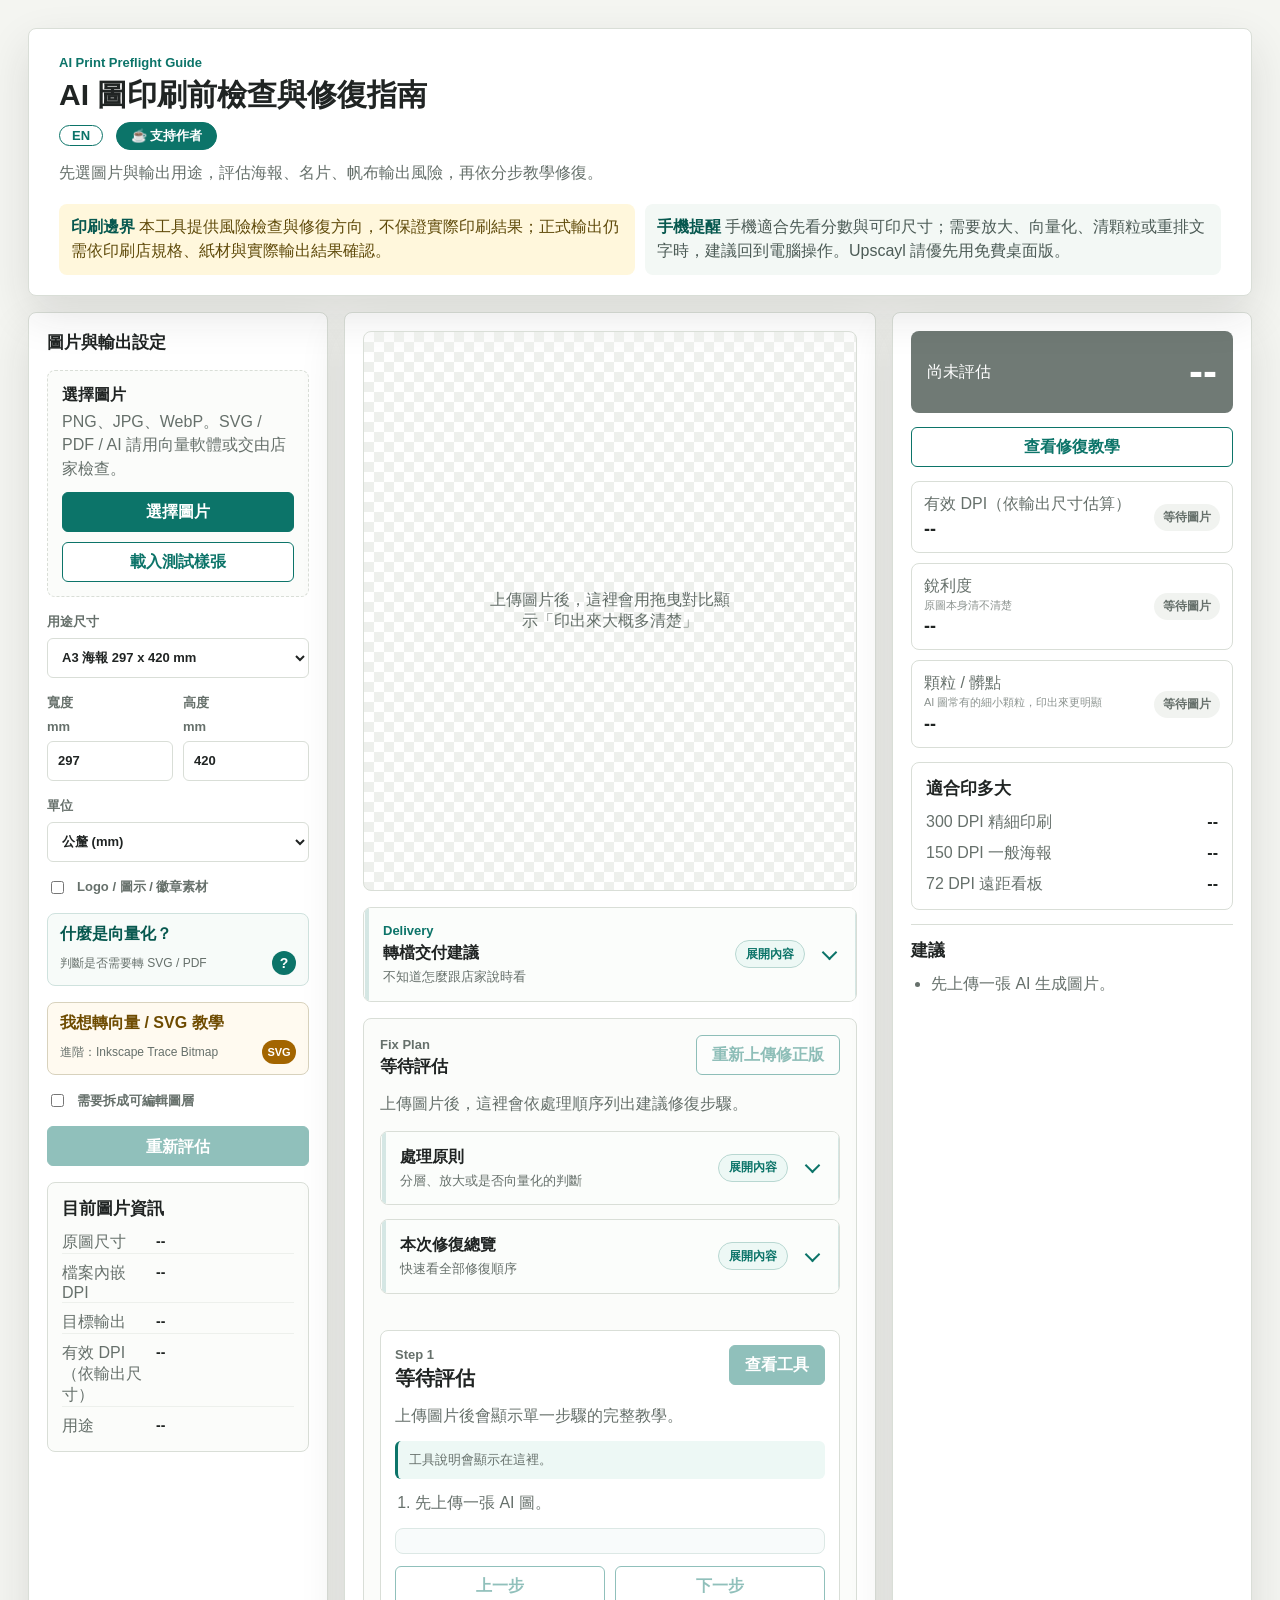
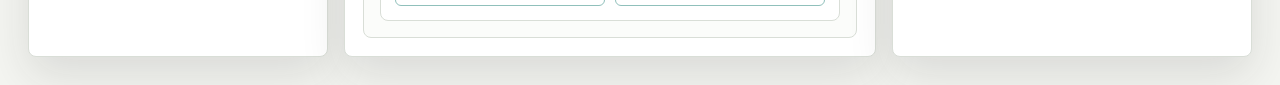
<file: index.html>
<!doctype html>
<html lang="zh-Hant">
  <head>
    <meta charset="utf-8" />
    <meta name="viewport" content="width=device-width, initial-scale=1" />
    <link rel="icon" type="image/png" href="favicon.png" />
    <link rel="apple-touch-icon" href="favicon.png" />
    <title>AI 圖印刷前檢查與修復指南｜DPI／尺寸／CMYK 風險檢查</title>
    <meta name="description" content="瀏覽器本地的 AI 圖印刷前檢查與修復指南，上傳圖片即評估 DPI、可印尺寸、出血與 CMYK 偏色風險，提供紅黃綠燈評分與分步修復教學。免上傳、免費開源。" />
    <meta name="robots" content="index, follow" />
    <link rel="canonical" href="https://zxc02621948-sketch.github.io/ai-print-preflight/" />
    <link rel="alternate" hreflang="zh-Hant" href="https://zxc02621948-sketch.github.io/ai-print-preflight/" />
    <link rel="alternate" hreflang="en" href="https://zxc02621948-sketch.github.io/ai-print-preflight/index.en.html" />
    <link rel="alternate" hreflang="x-default" href="https://zxc02621948-sketch.github.io/ai-print-preflight/" />
    <meta name="theme-color" content="#0c7469" />
    <meta property="og:type" content="website" />
    <meta property="og:site_name" content="Kuanming Tools" />
    <meta property="og:locale" content="zh_TW" />
    <meta property="og:locale:alternate" content="en_US" />
    <meta property="og:title" content="AI 圖印刷前檢查與修復指南｜DPI／尺寸／CMYK 風險檢查" />
    <meta property="og:description" content="上傳 AI 圖即評估 DPI、可印尺寸、出血與 CMYK 偏色風險，提供紅黃綠燈評分與分步修復教學。免上傳、免費開源。" />
    <meta property="og:url" content="https://zxc02621948-sketch.github.io/ai-print-preflight/" />
    <meta property="og:image" content="https://zxc02621948-sketch.github.io/ai-print-preflight/assets/social-card.png" />
    <meta name="twitter:card" content="summary_large_image" />
    <meta name="twitter:title" content="AI 圖印刷前檢查與修復指南｜DPI／尺寸／CMYK 風險檢查" />
    <meta name="twitter:description" content="上傳圖片即評估 DPI、可印尺寸、出血與 CMYK 偏色風險，紅黃綠燈評分 + 分步修復。免上傳、免費開源。" />
    <meta name="twitter:image" content="https://zxc02621948-sketch.github.io/ai-print-preflight/assets/social-card.png" />
    <script type="application/ld+json">
    {
      "@context": "https://schema.org",
      "@type": "WebApplication",
      "name": "AI 圖印刷前檢查與修復指南",
      "url": "https://zxc02621948-sketch.github.io/ai-print-preflight/",
      "applicationCategory": "DesignApplication",
      "operatingSystem": "Web",
      "offers": { "@type": "Offer", "price": "0", "priceCurrency": "USD" },
      "inLanguage": "zh-Hant",
      "description": "瀏覽器本地的 AI 圖印刷前檢查與修復指南，上傳圖片即評估 DPI、可印尺寸、出血與 CMYK 偏色風險，提供紅黃綠燈評分與分步修復教學。",
      "author": { "@type": "Person", "name": "Kuanming" }
    }
    </script>
    <link rel="stylesheet" href="styles.css" />
  </head>
  <body>
    <main class="app">
      <section class="workspace">
        <section class="hero-panel">
          <div class="hero-copy">
            <p class="eyebrow">AI Print Preflight Guide</p>
            <h1>AI 圖印刷前檢查與修復指南</h1>
            <a class="lang-switch" href="./index.en.html">EN</a>
            <a class="support-btn" href="https://ko-fi.com/kuanming" target="_blank" rel="noopener">☕ 支持作者</a>
            <p>先選圖片與輸出用途，評估海報、名片、帆布輸出風險，再依分步教學修復。</p>
          </div>
          <div class="hero-notes">
            <p><strong>印刷邊界</strong> 本工具提供風險檢查與修復方向，不保證實際印刷結果；正式輸出仍需依印刷店規格、紙材與實際輸出結果確認。</p>
            <p><strong>手機提醒</strong> 手機適合先看分數與可印尺寸；需要放大、向量化、清顆粒或重排文字時，建議回到電腦操作。Upscayl 請優先用免費桌面版。</p>
          </div>
        </section>

        <section class="content-grid">
          <aside class="settings">
            <h2>圖片與輸出設定</h2>
            <div class="side-upload" id="dropZone">
              <input id="fileInput" type="file" accept="image/png,image/jpeg,image/webp" />
              <div>
                <strong>選擇圖片</strong>
                <span>PNG、JPG、WebP。SVG / PDF / AI 請用向量軟體或交由店家檢查。</span>
              </div>
              <div class="side-upload-actions">
                <button class="primary-button" type="button" id="pickFile">選擇圖片</button>
                <button class="ghost-button" type="button" id="loadSample">載入測試樣張</button>
              </div>
            </div>

            <label>
              用途尺寸
              <select id="preset">
                <option value="a3">A3 海報 297 x 420 mm</option>
                <option value="a2">A2 海報 420 x 594 mm</option>
                <option value="a1">A1 海報 594 x 841 mm</option>
                <option value="business-card">名片 90 x 54 mm</option>
                <option value="banner">帆布條 3000 x 900 mm</option>
                <option value="custom">自訂尺寸</option>
              </select>
            </label>

            <div class="two-cols">
              <label>
                寬度 <span class="unit-label">mm</span>
                <input id="widthMm" type="number" min="1" step="1" value="297" />
              </label>
              <label>
                高度 <span class="unit-label">mm</span>
                <input id="heightMm" type="number" min="1" step="1" value="420" />
              </label>
            </div>

            <label>
              單位
              <select id="unit">
                <option value="mm">公釐 (mm)</option>
                <option value="cm">公分 (cm)</option>
              </select>
            </label>

            <div class="switch-row">
              <input id="isLogoAsset" type="checkbox" />
              <label for="isLogoAsset">Logo / 圖示 / 徽章素材</label>
            </div>

            <button class="inline-help-button" id="openVectorModal" type="button">
              <span>什麼是向量化？</span>
              <small>判斷是否需要轉 SVG / PDF</small>
            </button>

            <button class="inline-help-button secondary-help" id="openVectorTutorial" type="button">
              <span>我想轉向量 / SVG 教學</span>
              <small>進階：Inkscape Trace Bitmap</small>
            </button>

            <div class="switch-row">
              <input id="needsEditableLayers" type="checkbox" />
              <label for="needsEditableLayers">需要拆成可編輯圖層</label>
            </div>

            <button class="primary-button full" id="analyzeButton" type="button" disabled>重新評估</button>

            <div class="info-card side-info">
              <h2>目前圖片資訊</h2>
              <div class="info-grid">
                <div><span>原圖尺寸</span><strong id="infoPixels">--</strong></div>
                <div><span>檔案內嵌 DPI</span><strong id="infoOrigDpi">--</strong></div>
                <div><span>目標輸出</span><strong id="infoTarget">--</strong></div>
                <div><span>有效 DPI（依輸出尺寸）</span><strong id="infoDpi">--</strong></div>
                <div><span>用途</span><strong id="infoUse">--</strong></div>
              </div>
            </div>
          </aside>

          <section class="preview">
            <div class="preview-frame" id="previewFrame">
              <div class="print-sim" id="printSim" hidden>
                <img class="sim-layer sim-actual" id="simActual" alt="" />
                <img class="sim-layer sim-ideal" id="previewImage" alt="" />
                <div class="sim-divider" id="simDivider"></div>
                <input id="simSlider" class="sim-slider" type="range" min="0" max="100" value="50" aria-label="拖曳比較清晰度" />
                <span class="sim-tag sim-tag-left" id="simTagLeft">本來的樣子</span>
                <span class="sim-tag sim-tag-right" id="simTagRight">印出來的樣子</span>
              </div>
              <div id="emptyState" class="empty-state">上傳圖片後，這裡會用拖曳對比顯示「印出來大概多清楚」</div>
            </div>
            <p class="sim-caption" id="simCaption" hidden></p>
            <canvas id="analysisCanvas"></canvas>

            <details class="delivery-card compact-details">
              <summary>
                <span>
                  <p class="eyebrow">Delivery</p>
                  <strong>轉檔交付建議</strong>
                  <small>不知道怎麼跟店家說時看</small>
                </span>
                <em data-open="收合內容">展開內容</em>
              </summary>
              <div class="details-body">
                <p class="eyebrow">Delivery</p>
                <h2>轉檔交付建議</h2>
                <p>本工具不直接產生 .ai 檔或印刷級 PDF 檔。新手送印時不要先丟一堆專業規格名詞，直接請印刷店協助確認已調整過的圖檔能否直接印刷、或代轉成可印格式，並詢問是否需要加收處理費。</p>
                <div class="delivery-grid">
                  <article>
                    <h3>新手交付話術</h3>
                    <ul>
                      <li>「想請你們協助確認這張圖能不能印。」</li>
                      <li>「如果需要轉成你們可印的格式，請協助代轉並告知費用。」</li>
                      <li>「如果解析度、出血或裁切有問題，也請直接告訴我需要怎麼修改。」</li>
                    </ul>
                  </article>
                </div>
              </div>
            </details>

            <div class="fix-card" id="fixCard">
              <div class="fix-heading">
                <div>
                  <p class="eyebrow">Fix Plan</p>
                  <h2 id="fixTitle">等待評估</h2>
                </div>
                <div class="fix-actions">
                  <button id="reuploadFixed" class="ghost-button" type="button" disabled>重新上傳修正版</button>
                </div>
              </div>
              <p id="fixSummary">上傳圖片後，這裡會依處理順序列出建議修復步驟。</p>
              <details class="workflow-card compact-details">
                <summary>
                  <span>
                    <strong>處理原則</strong>
                    <small>分層、放大或是否向量化的判斷</small>
                  </span>
                  <em data-open="收合內容">展開內容</em>
                </summary>
                <div class="details-body">
                  <p id="workflowSummary">上傳圖片後，這裡會依用途建議先分層、先放大，或判斷是否需要向量化。</p>
                  <ol id="workflowSteps">
                    <li>先上傳一張 AI 圖。</li>
                  </ol>
                </div>
              </details>
              <details class="fix-overview-card compact-details">
                <summary>
                  <span>
                    <strong>本次修復總覽</strong>
                    <small>快速看全部修復順序</small>
                  </span>
                  <em data-open="收合內容">展開內容</em>
                </summary>
                <div class="details-body">
                  <ol class="fix-overview" id="fixSteps">
                    <li>先上傳一張 AI 圖。</li>
                  </ol>
                </div>
              </details>
              <div class="fix-tabs" id="fixTabs" role="tablist" aria-label="修復步驟分頁"></div>
              <article class="fix-detail">
                <div class="fix-detail-heading">
                  <div>
                    <p class="eyebrow" id="fixStepLabel">Step 1</p>
                    <h3 id="fixStepTitle">等待評估</h3>
                  </div>
                  <button id="fixLink" class="primary-button" type="button" disabled>查看工具</button>
                </div>
                <p id="fixStepSummary">上傳圖片後會顯示單一步驟的完整教學。</p>
                <div class="trust-note" id="fixStepTrustNote">工具說明會顯示在這裡。</div>
                <ol id="fixStepList">
                  <li>先上傳一張 AI 圖。</li>
                </ol>
                <div class="fix-extra-guides" id="fixExtraGuides"></div>
                <div class="step-nav">
                  <button id="fixPrev" class="ghost-button" type="button" disabled>上一步</button>
                  <button id="fixNext" class="ghost-button" type="button" disabled>下一步</button>
                </div>
              </article>
            </div>
          </section>

          <section class="results">
            <div class="score-band" id="scoreBand">
              <span id="scoreLabel">尚未評估</span>
              <strong id="scoreValue">--</strong>
            </div>

            <div class="report-actions">
              <a class="ghost-button jump-fix" href="#fixCard">查看修復教學</a>
            </div>

            <div class="metric-list">
              <article class="metric">
                <div>
                  <span>有效 DPI（依輸出尺寸估算）</span>
                  <strong id="dpiMetric">--</strong>
                </div>
                <em id="dpiStatus">等待圖片</em>
              </article>
              <article class="metric">
                <div>
                  <span>銳利度<small>原圖本身清不清楚</small></span>
                  <strong id="sharpMetric">--</strong>
                </div>
                <em id="sharpStatus">等待圖片</em>
              </article>
              <article class="metric">
                <div>
                  <span>顆粒 / 髒點<small>AI 圖常有的細小顆粒，印出來更明顯</small></span>
                  <strong id="noiseMetric">--</strong>
                </div>
                <em id="noiseStatus">等待圖片</em>
              </article>
            </div>

            <div class="print-size-card">
              <h2>適合印多大</h2>
              <div class="size-list">
                <div><span>300 DPI 精細印刷</span><strong id="size300">--</strong></div>
                <div><span>150 DPI 一般海報</span><strong id="size150">--</strong></div>
                <div><span>72 DPI 遠距看板</span><strong id="size72">--</strong></div>
              </div>
            </div>

            <div class="advice">
              <h2>建議</h2>
              <ul id="adviceList">
                <li>先上傳一張 AI 生成圖片。</li>
              </ul>
            </div>
          </section>
        </section>
      </section>
    </main>

    <div class="custom-modal-overlay" id="vectorModal" role="dialog" aria-modal="true" aria-labelledby="vectorModalTitle" hidden>
      <section class="custom-modal vector-modal" role="document">
        <button class="modal-close-button" id="closeVectorModal" type="button" aria-label="關閉向量化說明">×</button>
        <p class="eyebrow">Vector Guide</p>
        <h2 id="vectorModalTitle">什麼是向量化？</h2>
        <p class="modal-lead">向量化是把 PNG / JPG 這種由像素組成的點陣圖，改描成線條、節點與色塊。成功後的 Logo、圖示或徽章可以放很大，邊緣也不會因為像素不足而糊掉。但它是進階選項，不是送印必做；多數情況先提升解析度再輸出高解析 PNG / PDF 會更快。</p>
        <div class="vector-decision-grid">
          <section>
            <h3>適合考慮向量化</h3>
            <ul>
              <li>邊界清楚、背景乾淨。</li>
              <li>色塊簡單，約 8 到 16 色內。</li>
              <li>Logo、圖示、徽章、剪影或扁平符號。</li>
            </ul>
          </section>
          <section>
            <h3>不適合硬轉</h3>
            <ul>
              <li>角色厚塗、照片、煙霧、光影很多。</li>
              <li>細碎漸層或材質會變成大量色塊。</li>
              <li>轉出來很髒或檔案很重時，改用高解析 PNG / PDF。</li>
            </ul>
          </section>
        </div>
        <div class="vector-modal-note">
          <strong>向量化後還需要修解析度嗎？</strong>
          <p>如果已成功轉成乾淨的純向量 SVG / PDF，該圖示本身通常不需要再修 DPI。若作品裡還有點陣背景、照片、材質，或最後仍要用 PNG 輸出，仍要回本工具檢查解析度。</p>
        </div>
        <div class="modal-actions">
          <button class="ghost-button" id="openVectorTutorialFromModal" type="button">我想轉向量</button>
          <button class="primary-button" id="vectorModalDone" type="button">我知道了</button>
        </div>
      </section>
    </div>

    <div class="custom-modal-overlay" id="guideModal" role="dialog" aria-modal="true" aria-labelledby="guideModalTitle" hidden>
      <section class="custom-modal guide-modal" role="document">
        <button class="modal-close-button" id="closeGuideModal" type="button" aria-label="關閉教學說明">×</button>
        <p class="eyebrow" id="guideModalEyebrow">Guide</p>
        <h2 id="guideModalTitle">教學說明</h2>
        <p class="modal-lead" id="guideModalSummary"></p>
        <div class="guide-modal-content" id="guideModalContent"></div>
        <div class="modal-actions">
          <button class="primary-button" id="guideModalDone" type="button">我知道了</button>
        </div>
      </section>
    </div>

    <dialog id="toolDialog" class="tool-dialog">
      <form method="dialog">
        <p class="eyebrow">Tool Notice</p>
        <h2 id="dialogTitle">前往修復工具</h2>
        <p id="dialogSummary"></p>
        <div class="trust-note" id="dialogTrustNote"></div>
        <div class="dialog-actions">
          <button class="ghost-button" value="cancel" type="submit">稍後使用</button>
          <button id="confirmOpenTool" class="primary-button" value="confirm" type="button">確定前往</button>
        </div>
      </form>
    </dialog>
    <script src="app.js"></script>
  </body>
</html>
</file>
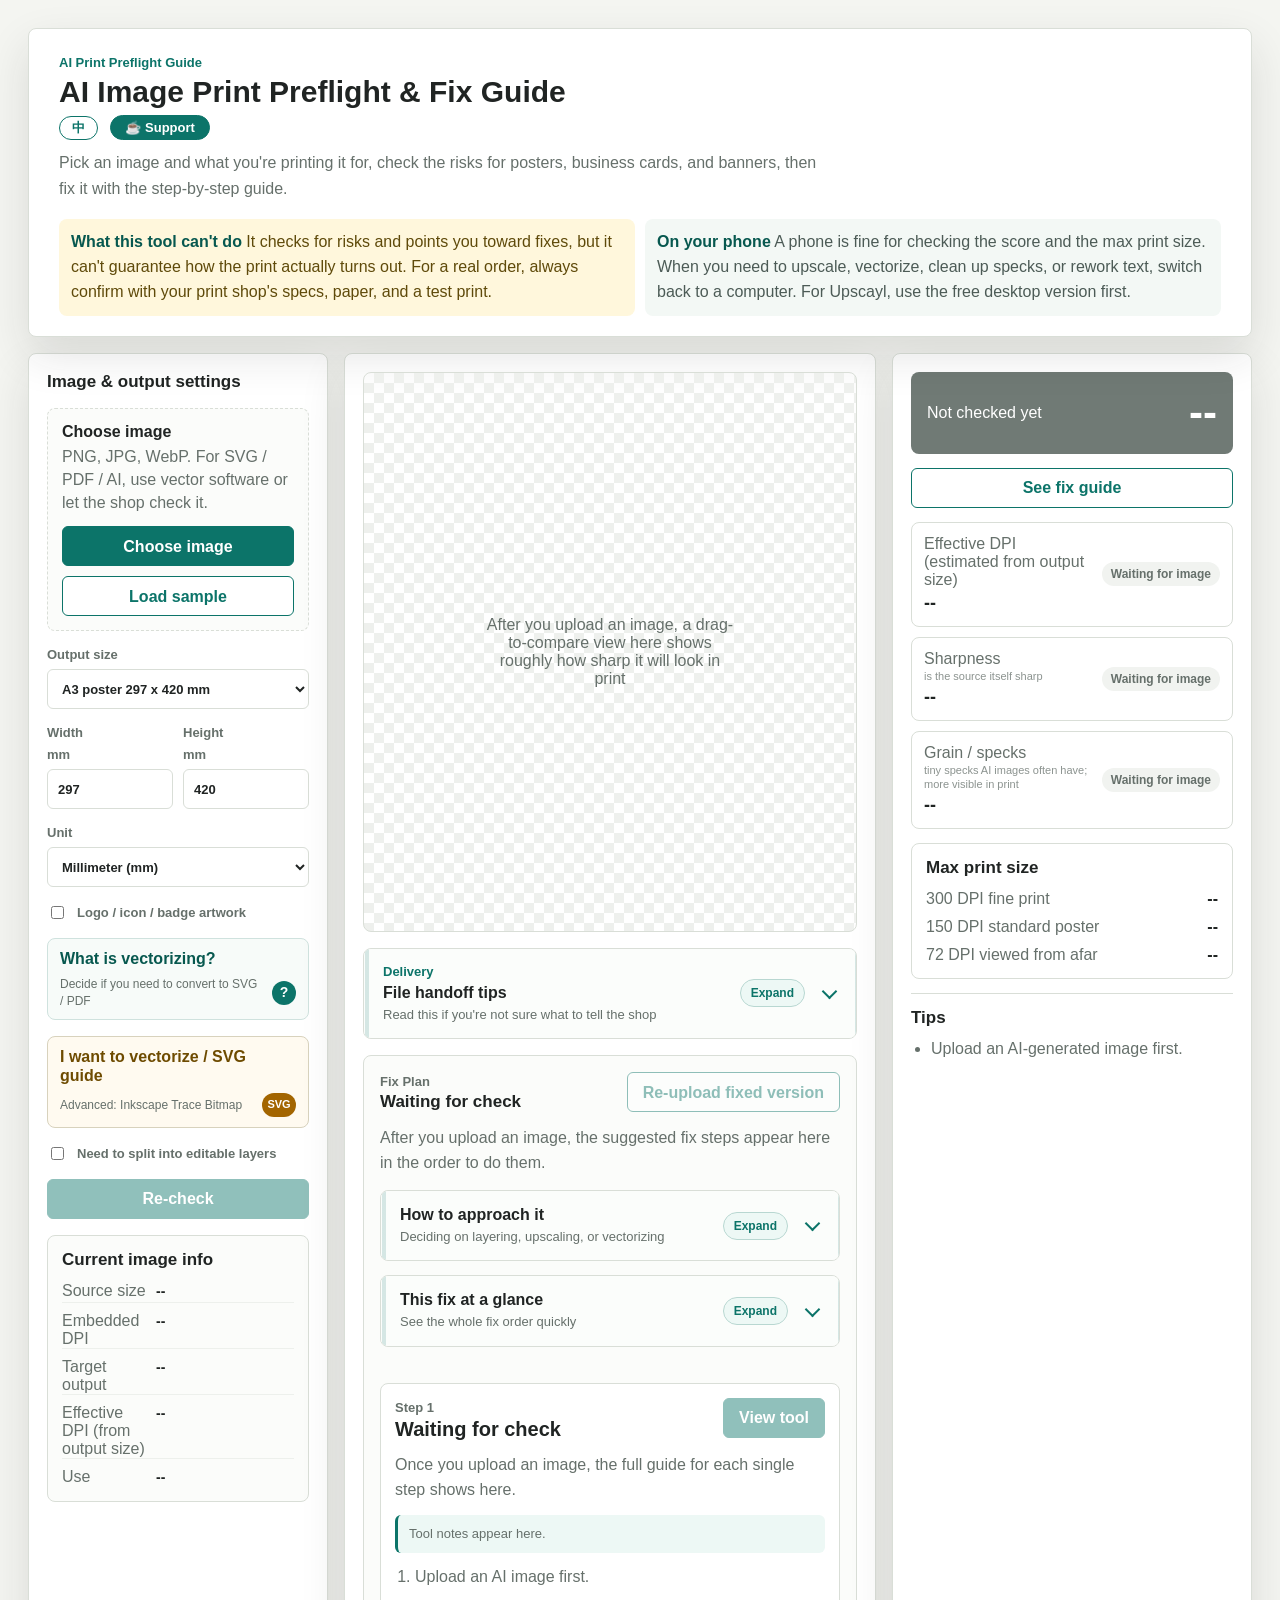
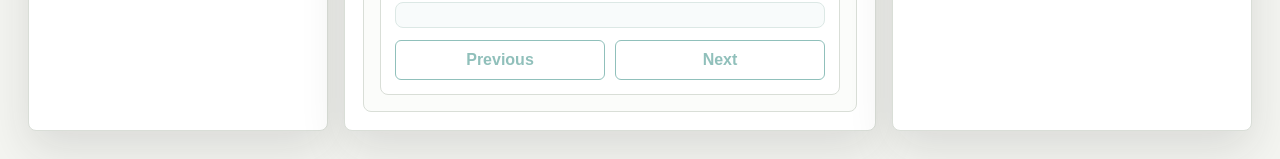
<file: index.en.html>
<!doctype html>
<html lang="en">
  <head>
    <meta charset="utf-8" />
    <meta name="viewport" content="width=device-width, initial-scale=1" />
    <link rel="icon" type="image/png" href="favicon.png" />
    <link rel="apple-touch-icon" href="favicon.png" />
    <title>AI Image Print Preflight &amp; Fix Guide｜DPI / size / CMYK check</title>
    <meta name="description" content="A local, in-browser AI image print-preflight checker. Upload an image to assess DPI, max print size, bleed, and CMYK color-shift risk, with a red/yellow/green score and step-by-step fixes. No upload, free and open source." />
    <meta name="robots" content="index, follow" />
    <link rel="canonical" href="https://zxc02621948-sketch.github.io/ai-print-preflight/index.en.html" />
    <link rel="alternate" hreflang="zh-Hant" href="https://zxc02621948-sketch.github.io/ai-print-preflight/" />
    <link rel="alternate" hreflang="en" href="https://zxc02621948-sketch.github.io/ai-print-preflight/index.en.html" />
    <link rel="alternate" hreflang="x-default" href="https://zxc02621948-sketch.github.io/ai-print-preflight/" />
    <meta name="theme-color" content="#0c7469" />
    <meta property="og:type" content="website" />
    <meta property="og:site_name" content="Kuanming Tools" />
    <meta property="og:locale" content="en_US" />
    <meta property="og:locale:alternate" content="zh_TW" />
    <meta property="og:title" content="AI Image Print Preflight &amp; Fix Guide｜DPI / size / CMYK check" />
    <meta property="og:description" content="Upload an AI image to assess DPI, max print size, bleed, and CMYK color-shift risk, with a red/yellow/green score and step-by-step fixes. No upload, free and open source." />
    <meta property="og:url" content="https://zxc02621948-sketch.github.io/ai-print-preflight/index.en.html" />
    <meta property="og:image" content="https://zxc02621948-sketch.github.io/ai-print-preflight/assets/social-card.png" />
    <meta name="twitter:card" content="summary_large_image" />
    <meta name="twitter:title" content="AI Image Print Preflight &amp; Fix Guide｜DPI / size / CMYK check" />
    <meta name="twitter:description" content="Assess DPI, max print size, bleed, and CMYK color-shift risk, with a red/yellow/green score and step-by-step fixes. No upload, free and open source." />
    <meta name="twitter:image" content="https://zxc02621948-sketch.github.io/ai-print-preflight/assets/social-card.png" />
    <script type="application/ld+json">
    {
      "@context": "https://schema.org",
      "@type": "WebApplication",
      "name": "AI Image Print Preflight & Fix Guide",
      "url": "https://zxc02621948-sketch.github.io/ai-print-preflight/index.en.html",
      "applicationCategory": "DesignApplication",
      "operatingSystem": "Web",
      "offers": { "@type": "Offer", "price": "0", "priceCurrency": "USD" },
      "inLanguage": "en",
      "description": "A local, in-browser AI image print-preflight checker. Upload an image to assess DPI, max print size, bleed, and CMYK color-shift risk, with a red/yellow/green score and step-by-step fixes.",
      "author": { "@type": "Person", "name": "Kuanming" }
    }
    </script>
    <link rel="stylesheet" href="styles.css" />
  </head>
  <body>
    <main class="app">
      <section class="workspace">
        <section class="hero-panel">
          <div class="hero-copy">
            <p class="eyebrow">AI Print Preflight Guide</p>
            <h1>AI Image Print Preflight & Fix Guide</h1>
            <a class="lang-switch" href="./index.html">中</a>
            <a class="support-btn" href="https://ko-fi.com/kuanming" target="_blank" rel="noopener">☕ Support</a>
            <p>Pick an image and what you're printing it for, check the risks for posters, business cards, and banners, then fix it with the step-by-step guide.</p>
          </div>
          <div class="hero-notes">
            <p><strong>What this tool can't do</strong> It checks for risks and points you toward fixes, but it can't guarantee how the print actually turns out. For a real order, always confirm with your print shop's specs, paper, and a test print.</p>
            <p><strong>On your phone</strong> A phone is fine for checking the score and the max print size. When you need to upscale, vectorize, clean up specks, or rework text, switch back to a computer. For Upscayl, use the free desktop version first.</p>
          </div>
        </section>

        <section class="content-grid">
          <aside class="settings">
            <h2>Image & output settings</h2>
            <div class="side-upload" id="dropZone">
              <input id="fileInput" type="file" accept="image/png,image/jpeg,image/webp" />
              <div>
                <strong>Choose image</strong>
                <span>PNG, JPG, WebP. For SVG / PDF / AI, use vector software or let the shop check it.</span>
              </div>
              <div class="side-upload-actions">
                <button class="primary-button" type="button" id="pickFile">Choose image</button>
                <button class="ghost-button" type="button" id="loadSample">Load sample</button>
              </div>
            </div>

            <label>
              Output size
              <select id="preset">
                <option value="a3">A3 poster 297 x 420 mm</option>
                <option value="a2">A2 poster 420 x 594 mm</option>
                <option value="a1">A1 poster 594 x 841 mm</option>
                <option value="business-card">Business card 90 x 54 mm</option>
                <option value="banner">Banner 3000 x 900 mm</option>
                <option value="custom">Custom size</option>
              </select>
            </label>

            <div class="two-cols">
              <label>
                Width <span class="unit-label">mm</span>
                <input id="widthMm" type="number" min="1" step="1" value="297" />
              </label>
              <label>
                Height <span class="unit-label">mm</span>
                <input id="heightMm" type="number" min="1" step="1" value="420" />
              </label>
            </div>

            <label>
              Unit
              <select id="unit">
                <option value="mm">Millimeter (mm)</option>
                <option value="cm">Centimeter (cm)</option>
              </select>
            </label>

            <div class="switch-row">
              <input id="isLogoAsset" type="checkbox" />
              <label for="isLogoAsset">Logo / icon / badge artwork</label>
            </div>

            <button class="inline-help-button" id="openVectorModal" type="button">
              <span>What is vectorizing?</span>
              <small>Decide if you need to convert to SVG / PDF</small>
            </button>

            <button class="inline-help-button secondary-help" id="openVectorTutorial" type="button">
              <span>I want to vectorize / SVG guide</span>
              <small>Advanced: Inkscape Trace Bitmap</small>
            </button>

            <div class="switch-row">
              <input id="needsEditableLayers" type="checkbox" />
              <label for="needsEditableLayers">Need to split into editable layers</label>
            </div>

            <button class="primary-button full" id="analyzeButton" type="button" disabled>Re-check</button>

            <div class="info-card side-info">
              <h2>Current image info</h2>
              <div class="info-grid">
                <div><span>Source size</span><strong id="infoPixels">--</strong></div>
                <div><span>Embedded DPI</span><strong id="infoOrigDpi">--</strong></div>
                <div><span>Target output</span><strong id="infoTarget">--</strong></div>
                <div><span>Effective DPI (from output size)</span><strong id="infoDpi">--</strong></div>
                <div><span>Use</span><strong id="infoUse">--</strong></div>
              </div>
            </div>
          </aside>

          <section class="preview">
            <div class="preview-frame" id="previewFrame">
              <div class="print-sim" id="printSim" hidden>
                <img class="sim-layer sim-actual" id="simActual" alt="" />
                <img class="sim-layer sim-ideal" id="previewImage" alt="" />
                <div class="sim-divider" id="simDivider"></div>
                <input id="simSlider" class="sim-slider" type="range" min="0" max="100" value="50" aria-label="Drag to compare sharpness" />
                <span class="sim-tag sim-tag-left" id="simTagLeft">On screen</span>
                <span class="sim-tag sim-tag-right" id="simTagRight">In print</span>
              </div>
              <div id="emptyState" class="empty-state">After you upload an image, a drag-to-compare view here shows roughly how sharp it will look in print</div>
            </div>
            <p class="sim-caption" id="simCaption" hidden></p>
            <canvas id="analysisCanvas"></canvas>

            <details class="delivery-card compact-details">
              <summary>
                <span>
                  <p class="eyebrow">Delivery</p>
                  <strong>File handoff tips</strong>
                  <small>Read this if you're not sure what to tell the shop</small>
                </span>
                <em data-open="Collapse">Expand</em>
              </summary>
              <div class="details-body">
                <p class="eyebrow">Delivery</p>
                <h2>File handoff tips</h2>
                <p>This tool doesn't produce .ai files or print-grade PDFs directly. When you're new to printing, don't lead with a pile of pro spec jargon. Just ask the shop to confirm whether your adjusted image can be printed as-is, or to convert it to a printable format for you, and ask if there's an extra handling fee.</p>
                <div class="delivery-grid">
                  <article>
                    <h3>What to say to the shop</h3>
                    <ul>
                      <li>"Could you help me confirm whether this image can be printed?"</li>
                      <li>"If it needs to be converted to a format you can print, please convert it and let me know the cost."</li>
                      <li>"If there's any problem with resolution, bleed, or cropping, just tell me what I need to change."</li>
                    </ul>
                  </article>
                </div>
              </div>
            </details>

            <div class="fix-card" id="fixCard">
              <div class="fix-heading">
                <div>
                  <p class="eyebrow">Fix Plan</p>
                  <h2 id="fixTitle">Waiting for check</h2>
                </div>
                <div class="fix-actions">
                  <button id="reuploadFixed" class="ghost-button" type="button" disabled>Re-upload fixed version</button>
                </div>
              </div>
              <p id="fixSummary">After you upload an image, the suggested fix steps appear here in the order to do them.</p>
              <details class="workflow-card compact-details">
                <summary>
                  <span>
                    <strong>How to approach it</strong>
                    <small>Deciding on layering, upscaling, or vectorizing</small>
                  </span>
                  <em data-open="Collapse">Expand</em>
                </summary>
                <div class="details-body">
                  <p id="workflowSummary">After you upload an image, this suggests whether to layer first, upscale first, or whether you need to vectorize, based on your use.</p>
                  <ol id="workflowSteps">
                    <li>Upload an AI image first.</li>
                  </ol>
                </div>
              </details>
              <details class="fix-overview-card compact-details">
                <summary>
                  <span>
                    <strong>This fix at a glance</strong>
                    <small>See the whole fix order quickly</small>
                  </span>
                  <em data-open="Collapse">Expand</em>
                </summary>
                <div class="details-body">
                  <ol class="fix-overview" id="fixSteps">
                    <li>Upload an AI image first.</li>
                  </ol>
                </div>
              </details>
              <div class="fix-tabs" id="fixTabs" role="tablist" aria-label="Fix step tabs"></div>
              <article class="fix-detail">
                <div class="fix-detail-heading">
                  <div>
                    <p class="eyebrow" id="fixStepLabel">Step 1</p>
                    <h3 id="fixStepTitle">Waiting for check</h3>
                  </div>
                  <button id="fixLink" class="primary-button" type="button" disabled>View tool</button>
                </div>
                <p id="fixStepSummary">Once you upload an image, the full guide for each single step shows here.</p>
                <div class="trust-note" id="fixStepTrustNote">Tool notes appear here.</div>
                <ol id="fixStepList">
                  <li>Upload an AI image first.</li>
                </ol>
                <div class="fix-extra-guides" id="fixExtraGuides"></div>
                <div class="step-nav">
                  <button id="fixPrev" class="ghost-button" type="button" disabled>Previous</button>
                  <button id="fixNext" class="ghost-button" type="button" disabled>Next</button>
                </div>
              </article>
            </div>
          </section>

          <section class="results">
            <div class="score-band" id="scoreBand">
              <span id="scoreLabel">Not checked yet</span>
              <strong id="scoreValue">--</strong>
            </div>

            <div class="report-actions">
              <a class="ghost-button jump-fix" href="#fixCard">See fix guide</a>
            </div>

            <div class="metric-list">
              <article class="metric">
                <div>
                  <span>Effective DPI (estimated from output size)</span>
                  <strong id="dpiMetric">--</strong>
                </div>
                <em id="dpiStatus">Waiting for image</em>
              </article>
              <article class="metric">
                <div>
                  <span>Sharpness<small>is the source itself sharp</small></span>
                  <strong id="sharpMetric">--</strong>
                </div>
                <em id="sharpStatus">Waiting for image</em>
              </article>
              <article class="metric">
                <div>
                  <span>Grain / specks<small>tiny specks AI images often have; more visible in print</small></span>
                  <strong id="noiseMetric">--</strong>
                </div>
                <em id="noiseStatus">Waiting for image</em>
              </article>
            </div>

            <div class="print-size-card">
              <h2>Max print size</h2>
              <div class="size-list">
                <div><span>300 DPI fine print</span><strong id="size300">--</strong></div>
                <div><span>150 DPI standard poster</span><strong id="size150">--</strong></div>
                <div><span>72 DPI viewed from afar</span><strong id="size72">--</strong></div>
              </div>
            </div>

            <div class="advice">
              <h2>Tips</h2>
              <ul id="adviceList">
                <li>Upload an AI-generated image first.</li>
              </ul>
            </div>
          </section>
        </section>
      </section>
    </main>

    <div class="custom-modal-overlay" id="vectorModal" role="dialog" aria-modal="true" aria-labelledby="vectorModalTitle" hidden>
      <section class="custom-modal vector-modal" role="document">
        <button class="modal-close-button" id="closeVectorModal" type="button" aria-label="Close vectorizing guide">×</button>
        <p class="eyebrow">Vector Guide</p>
        <h2 id="vectorModalTitle">What is vectorizing?</h2>
        <p class="modal-lead">Vectorizing redraws a pixel-based bitmap like a PNG / JPG into lines, nodes, and color shapes. Once it works, a logo, icon, or badge can be scaled up huge without the edges getting blurry from too few pixels. But it's an advanced option, not a must for printing. In most cases, raising the resolution and exporting a high-res PNG / PDF is faster.</p>
        <div class="vector-decision-grid">
          <section>
            <h3>Worth considering vectorizing</h3>
            <ul>
              <li>Clear edges, clean background.</li>
              <li>Simple color areas, about 8 to 16 colors.</li>
              <li>Logos, icons, badges, silhouettes, or flat symbols.</li>
            </ul>
          </section>
          <section>
            <h3>Don't force a conversion</h3>
            <ul>
              <li>Heavily painted characters, photos, smoke, lots of light and shadow.</li>
              <li>Fine gradients or textures turn into tons of color shapes.</li>
              <li>If the result looks messy or the file gets heavy, use a high-res PNG / PDF instead.</li>
            </ul>
          </section>
        </div>
        <div class="vector-modal-note">
          <strong>After vectorizing, do I still need to fix resolution?</strong>
          <p>If you've already converted it to a clean, pure-vector SVG / PDF, that graphic itself usually doesn't need a DPI fix. If your artwork still has a bitmap background, photos, or texture, or you'll export as PNG in the end, come back to this tool to check the resolution.</p>
        </div>
        <div class="modal-actions">
          <button class="ghost-button" id="openVectorTutorialFromModal" type="button">I want to vectorize</button>
          <button class="primary-button" id="vectorModalDone" type="button">Got it</button>
        </div>
      </section>
    </div>

    <div class="custom-modal-overlay" id="guideModal" role="dialog" aria-modal="true" aria-labelledby="guideModalTitle" hidden>
      <section class="custom-modal guide-modal" role="document">
        <button class="modal-close-button" id="closeGuideModal" type="button" aria-label="Close guide">×</button>
        <p class="eyebrow" id="guideModalEyebrow">Guide</p>
        <h2 id="guideModalTitle">Guide</h2>
        <p class="modal-lead" id="guideModalSummary"></p>
        <div class="guide-modal-content" id="guideModalContent"></div>
        <div class="modal-actions">
          <button class="primary-button" id="guideModalDone" type="button">Got it</button>
        </div>
      </section>
    </div>

    <dialog id="toolDialog" class="tool-dialog">
      <form method="dialog">
        <p class="eyebrow">Tool Notice</p>
        <h2 id="dialogTitle">Go to fix tool</h2>
        <p id="dialogSummary"></p>
        <div class="trust-note" id="dialogTrustNote"></div>
        <div class="dialog-actions">
          <button class="ghost-button" value="cancel" type="submit">Maybe later</button>
          <button id="confirmOpenTool" class="primary-button" value="confirm" type="button">Go</button>
        </div>
      </form>
    </dialog>
    <script src="app.en.js"></script>
  </body>
</html>
</file>
<file: styles.css>
:root {
  --bg: #f4f5f1;
  --panel: #ffffff;
  --ink: #202423;
  --muted: #66706b;
  --line: #d9ded7;
  --accent: #0c7469;
  --accent-dark: #07584f;
  --amber: #a86405;
  --red: #b83232;
  --green: #168251;
  --shadow: 0 18px 45px rgba(32, 36, 35, 0.12);
}

* {
  box-sizing: border-box;
}

body {
  margin: 0;
  color: var(--ink);
  background: var(--bg);
  font-family: "Segoe UI", "Noto Sans TC", Arial, sans-serif;
}

html {
  scroll-behavior: smooth;
}

button,
input,
select {
  font: inherit;
}

button {
  line-height: 1.2;
}

.app {
  min-height: 100vh;
  padding: 28px;
}

.workspace {
  max-width: 1400px;
  margin: 0 auto;
}

.hero-panel,
.settings,
.preview,
.results {
  background: var(--panel);
  border: 1px solid var(--line);
  border-radius: 8px;
  box-shadow: var(--shadow);
}

.eyebrow {
  margin: 0 0 5px;
  color: var(--accent);
  font-size: 13px;
  font-weight: 700;
  letter-spacing: 0;
}

h1,
h2 {
  margin: 0;
  letter-spacing: 0;
}

h1 {
  font-size: 30px;
}

h2 {
  font-size: 17px;
}

.hero-panel {
  position: relative;
  display: grid;
  align-items: center;
  gap: 18px 24px;
  padding: 26px 30px 20px;
}

.hero-copy {
  min-width: 0;
}

.hero-copy p:last-child {
  max-width: 760px;
  margin: 10px 0 0;
  color: var(--muted);
  line-height: 1.6;
}

.hero-notes {
  display: grid;
  grid-template-columns: 1fr 1fr;
  gap: 10px;
}

.hero-notes p {
  margin: 0;
  border-radius: 8px;
  padding: 11px 12px;
  color: #4c5b56;
  background: #f3f8f5;
  line-height: 1.55;
}

.hero-notes p:first-child {
  color: #5f4a0a;
  background: #fff7dc;
}

.hero-notes strong {
  color: var(--accent-dark);
}

#fileInput {
  display: none;
}

.side-upload {
  display: flex;
  flex-direction: column;
  gap: 12px;
  border: 1px dashed var(--line);
  border-radius: 8px;
  padding: 14px;
  background: #fbfcfa;
}

.side-upload.dragging {
  border-color: var(--accent);
  background: #edf8f5;
}

.side-upload div:first-of-type {
  display: flex;
  flex-direction: column;
  gap: 4px;
}

.side-upload span {
  color: var(--muted);
  line-height: 1.45;
}

.side-upload-actions {
  display: grid;
  grid-template-columns: 1fr;
  gap: 10px;
}

.metric span,
.advice li,
label {
  color: var(--muted);
}

.primary-button,
.ghost-button {
  display: inline-grid;
  place-items: center;
  min-height: 40px;
  border: 1px solid var(--accent);
  border-radius: 6px;
  padding: 0 15px;
  cursor: pointer;
  font-weight: 700;
  text-align: center;
  text-decoration: none;
}

.primary-button {
  color: #fff;
  background: var(--accent);
}

.primary-button:hover {
  background: var(--accent-dark);
}

.ghost-button {
  color: var(--accent);
  background: #fff;
}

button:disabled {
  cursor: not-allowed;
  opacity: 0.45;
}

.content-grid {
  display: grid;
  grid-template-columns: 300px minmax(360px, 1fr) 360px;
  gap: 16px;
  margin-top: 16px;
}

.settings,
.preview,
.results {
  padding: 18px;
}

.settings {
  display: flex;
  flex-direction: column;
  gap: 16px;
}

label {
  display: flex;
  flex-direction: column;
  gap: 7px;
  font-size: 13px;
  font-weight: 700;
}

select,
input[type="number"] {
  width: 100%;
  min-height: 40px;
  border: 1px solid var(--line);
  border-radius: 6px;
  padding: 0 10px;
  color: var(--ink);
  background: #fff;
}

.two-cols {
  display: grid;
  grid-template-columns: 1fr 1fr;
  gap: 10px;
}

.switch-row {
  display: flex;
  align-items: center;
  gap: 10px;
}

.switch-row label {
  display: block;
}

.inline-help-button {
  display: grid;
  grid-template-columns: minmax(0, 1fr) auto;
  gap: 8px;
  align-items: center;
  width: 100%;
  min-height: 48px;
  border: 1px solid #cfe2de;
  border-radius: 8px;
  padding: 10px 12px;
  color: var(--accent-dark);
  background: #f7fbf9;
  cursor: pointer;
  text-align: left;
}

.inline-help-button::after {
  content: "?";
  display: grid;
  place-items: center;
  width: 24px;
  height: 24px;
  border-radius: 999px;
  color: #fff;
  background: var(--accent);
  font-size: 14px;
  font-weight: 700;
}

.inline-help-button:hover,
.inline-help-button:focus-visible {
  border-color: #9ec8c0;
  background: #edf8f5;
  outline: none;
}

.inline-help-button span,
.inline-help-button small {
  grid-column: 1;
}

.inline-help-button span {
  font-weight: 700;
}

.inline-help-button small {
  color: var(--muted);
  font-size: 12px;
  line-height: 1.35;
}

.inline-help-button.secondary-help {
  border-color: #d8d2bd;
  background: #fffaf0;
  color: #6e4b00;
}

.inline-help-button.secondary-help::after {
  content: "SVG";
  width: 34px;
  border-radius: 999px;
  background: #a36500;
  font-size: 11px;
}

.inline-help-button.secondary-help:hover,
.inline-help-button.secondary-help:focus-visible {
  border-color: #c8a96b;
  background: #fff4d8;
}

.full {
  width: 100%;
}

.preview {
  min-width: 0;
  display: flex;
  flex-direction: column;
  gap: 16px;
}

.preview-frame {
  position: relative;
  display: grid;
  place-items: center;
  min-height: 560px;
  overflow: hidden;
  border: 1px solid var(--line);
  border-radius: 8px;
  background:
    linear-gradient(45deg, #eef0ed 25%, transparent 25%),
    linear-gradient(-45deg, #eef0ed 25%, transparent 25%),
    linear-gradient(45deg, transparent 75%, #eef0ed 75%),
    linear-gradient(-45deg, transparent 75%, #eef0ed 75%);
  background-position: 0 0, 0 10px, 10px -10px, -10px 0;
  background-size: 20px 20px;
}

.info-card,
.workflow-card,
.delivery-card,
.fix-overview-card,
.print-size-card,
.report-card {
  border: 1px solid var(--line);
  border-radius: 8px;
  padding: 14px;
}

.info-grid {
  display: grid;
  grid-template-columns: repeat(4, 1fr);
  gap: 10px;
  margin-top: 12px;
}

.info-grid div {
  display: flex;
  flex-direction: column;
  gap: 4px;
  min-width: 0;
}

.info-grid span,
.small-note {
  color: var(--muted);
}

.info-grid strong {
  overflow-wrap: anywhere;
}

.side-info {
  background: #fbfcfa;
}

.side-info .info-grid {
  display: flex;
  flex-direction: column;
  gap: 0;
}

.side-info .info-grid div {
  display: grid;
  grid-template-columns: 86px minmax(0, 1fr);
  gap: 8px;
  border-top: 1px solid #edf0ec;
  padding: 9px 0 0;
}

.side-info .info-grid div:first-child {
  border-top: 0;
  padding-top: 0;
}

.side-info .info-grid strong {
  font-size: 14px;
  line-height: 1.4;
}

.compact-details {
  padding: 0;
  overflow: hidden;
  background: #fff;
  transition: border-color 0.15s ease, box-shadow 0.15s ease;
}

.compact-details summary {
  position: relative;
  display: grid;
  grid-template-columns: minmax(0, 1fr) auto 24px;
  gap: 12px;
  align-items: center;
  min-height: 62px;
  border: 1px solid transparent;
  padding: 14px 14px 14px 18px;
  cursor: pointer;
  list-style: none;
  background:
    linear-gradient(90deg, rgba(12, 116, 105, 0.16) 0 4px, transparent 4px),
    #fbfdfb;
  transition: background 0.15s ease, border-color 0.15s ease;
}

.compact-details:hover {
  border-color: #b8d7d1;
  box-shadow: 0 10px 28px rgba(32, 36, 35, 0.08);
}

.compact-details summary:hover,
.compact-details summary:focus-visible {
  background:
    linear-gradient(90deg, var(--accent) 0 4px, transparent 4px),
    #f1faf7;
  outline: none;
}

.compact-details summary::after {
  content: "";
  width: 9px;
  height: 9px;
  border-right: 2px solid var(--accent);
  border-bottom: 2px solid var(--accent);
  justify-self: center;
  transform: translateY(-2px) rotate(45deg);
  transition: transform 0.15s ease;
}

.compact-details summary::-webkit-details-marker {
  display: none;
}

.compact-details summary::marker {
  content: "";
}

.compact-details summary span {
  min-width: 0;
}

.compact-details summary strong {
  display: block;
}

.compact-details summary small {
  display: block;
  margin-top: 4px;
  color: var(--muted);
  font-size: 13px;
  line-height: 1.35;
}

.compact-details summary em {
  display: inline-grid;
  place-items: center;
  min-height: 28px;
  border: 1px solid #b8d7d1;
  border-radius: 999px;
  padding: 0 10px;
  color: var(--accent);
  background: #edf8f5;
  font-size: 12px;
  font-style: normal;
  font-weight: 700;
  text-align: right;
  white-space: nowrap;
}

.compact-details[open] summary em {
  color: #fff;
  background: var(--accent);
  font-size: 0;
}

.compact-details[open] summary em::before {
  content: attr(data-open);
  font-size: 13px;
}

.compact-details[open] summary::after {
  transform: translateY(2px) rotate(225deg);
}

.compact-details[open] summary {
  border-bottom: 1px solid var(--line);
  background:
    linear-gradient(90deg, var(--accent) 0 4px, transparent 4px),
    #f7fbf9;
}

.details-body {
  padding: 16px 18px 18px;
}

.workflow-card {
  background: #fffdfa;
}

.workflow-card p {
  margin: 10px 0 0;
  color: var(--muted);
  line-height: 1.55;
}

.workflow-card ol {
  display: grid;
  gap: 8px;
  margin: 12px 0 0;
  padding-left: 20px;
  color: var(--muted);
}

.workflow-card li {
  line-height: 1.55;
}

.delivery-card {
  background: #f8fbfb;
}

.delivery-card .details-body > p {
  margin: 8px 0 0;
  color: var(--muted);
  line-height: 1.6;
}

.delivery-grid {
  display: grid;
  grid-template-columns: 1fr;
  gap: 10px;
}

.delivery-grid article {
  border: 1px solid var(--line);
  border-radius: 8px;
  padding: 12px;
  background: #fff;
}

.delivery-grid h3 {
  margin: 0;
  font-size: 15px;
}

.delivery-grid ul {
  display: flex;
  flex-direction: column;
  gap: 7px;
  margin: 10px 0 0;
  padding-left: 18px;
  color: var(--muted);
}

.delivery-grid li {
  line-height: 1.5;
}

.print-sim {
  position: relative;
  max-width: 100%;
  overflow: hidden;
  border-radius: 6px;
  box-shadow: 0 1px 6px rgba(0, 0, 0, 0.18);
  touch-action: none;
  background: #fff;
}

.sim-layer {
  position: absolute;
  inset: 0;
  width: 100%;
  height: 100%;
  display: block;
  object-fit: fill;
}

#previewImage {
  z-index: 2;
}

.sim-actual {
  z-index: 1;
}

.sim-divider {
  position: absolute;
  top: 0;
  bottom: 0;
  width: 2px;
  margin-left: -1px;
  background: #fff;
  box-shadow: 0 0 0 1px rgba(0, 0, 0, 0.45);
  pointer-events: none;
  z-index: 3;
}

.sim-slider {
  position: absolute;
  left: 0;
  top: 50%;
  transform: translateY(-50%);
  width: 100%;
  height: 44px;
  margin: 0;
  background: transparent;
  -webkit-appearance: none;
  appearance: none;
  cursor: ew-resize;
  z-index: 4;
}

.sim-slider::-webkit-slider-runnable-track {
  background: transparent;
  height: 44px;
}

.sim-slider::-moz-range-track {
  background: transparent;
  height: 44px;
}

.sim-slider::-webkit-slider-thumb {
  -webkit-appearance: none;
  appearance: none;
  width: 24px;
  height: 24px;
  border-radius: 50%;
  background: #fff;
  border: 2px solid var(--accent);
  cursor: ew-resize;
  box-shadow: 0 1px 3px rgba(0, 0, 0, 0.35);
}

.sim-slider::-moz-range-thumb {
  width: 24px;
  height: 24px;
  border-radius: 50%;
  background: #fff;
  border: 2px solid var(--accent);
  cursor: ew-resize;
  box-shadow: 0 1px 3px rgba(0, 0, 0, 0.35);
}

.sim-tag {
  position: absolute;
  top: 10px;
  max-width: 46%;
  padding: 6px 12px;
  font-size: 15px;
  font-weight: 600;
  line-height: 1.2;
  border-radius: 999px;
  background: rgba(0, 0, 0, 0.62);
  color: #fff;
  pointer-events: none;
  z-index: 3;
  transition: opacity 0.12s ease;
}

.sim-tag-left {
  left: 8px;
}

.sim-tag-right {
  right: 8px;
}

.sim-caption {
  margin: 0;
  font-size: 13px;
  line-height: 1.55;
  color: var(--muted);
}

.empty-state {
  max-width: 250px;
  color: var(--muted);
  text-align: center;
}

#analysisCanvas {
  display: none;
}

.results {
  display: flex;
  flex-direction: column;
  gap: 14px;
}

.score-band {
  display: grid;
  grid-template-columns: 1fr auto;
  align-items: center;
  min-height: 82px;
  border-radius: 8px;
  padding: 16px;
  color: #fff;
  background: #707a75;
}

.score-band strong {
  font-size: 42px;
}

.score-band.green {
  background: var(--green);
}

.score-band.yellow {
  background: var(--amber);
}

.score-band.red {
  background: var(--red);
}

.report-card {
  display: flex;
  flex-direction: column;
  gap: 12px;
  background: #f7fbf9;
}

.report-card p {
  margin: 8px 0 0;
  color: var(--muted);
  line-height: 1.55;
}

.metric-list {
  display: flex;
  flex-direction: column;
  gap: 10px;
}

.report-actions {
  display: grid;
  grid-template-columns: 1fr 1fr;
  gap: 10px;
}

.jump-fix {
  grid-column: 1 / -1;
}

.size-list {
  display: flex;
  flex-direction: column;
  gap: 10px;
  margin-top: 12px;
}

.small-note {
  margin: -4px 0 0;
  font-size: 13px;
  line-height: 1.5;
}

.size-list div {
  display: grid;
  grid-template-columns: 1fr auto;
  gap: 12px;
  align-items: center;
  color: var(--muted);
}

.size-list strong {
  color: var(--ink);
  white-space: nowrap;
}

.metric {
  display: grid;
  grid-template-columns: 1fr auto;
  gap: 12px;
  align-items: center;
  border: 1px solid var(--line);
  border-radius: 8px;
  padding: 12px;
}

.metric div {
  display: flex;
  flex-direction: column;
  gap: 4px;
}

.metric span {
  display: flex;
  flex-direction: column;
  gap: 1px;
}

.metric span small {
  font-size: 11px;
  line-height: 1.3;
  opacity: 0.75;
}

.metric strong {
  font-size: 18px;
}

.metric em {
  border-radius: 999px;
  padding: 5px 9px;
  color: var(--muted);
  background: #f1f3f0;
  font-size: 12px;
  font-style: normal;
  font-weight: 700;
  white-space: nowrap;
}

.metric em.green {
  color: var(--green);
  background: #e6f4ed;
}

.metric em.yellow {
  color: var(--amber);
  background: #fff3dc;
}

.metric em.red {
  color: var(--red);
  background: #fdeaea;
}

.advice {
  border-top: 1px solid var(--line);
  padding-top: 14px;
}

.advice ul {
  display: flex;
  flex-direction: column;
  gap: 9px;
  margin: 12px 0 0;
  padding-left: 20px;
}

.fix-card {
  scroll-margin-top: 16px;
  display: flex;
  flex-direction: column;
  gap: 14px;
  border: 1px solid var(--line);
  border-radius: 8px;
  padding: 16px;
  background: #fbfcfa;
}

.fix-heading {
  display: grid;
  grid-template-columns: 1fr auto;
  gap: 14px;
  align-items: start;
}

.fix-card p {
  margin: 0;
  color: var(--muted);
  line-height: 1.55;
}

.trust-note {
  border-left: 3px solid var(--accent);
  padding: 9px 11px;
  color: var(--muted);
  background: #edf8f5;
  border-radius: 6px;
  font-size: 13px;
  line-height: 1.55;
}

body.modal-open {
  overflow: hidden;
}

.custom-modal-overlay {
  position: fixed;
  inset: 0;
  z-index: 20;
  display: grid;
  place-items: center;
  padding: 24px;
  background: rgba(17, 24, 22, 0.48);
}

.custom-modal-overlay[hidden] {
  display: none;
}

.custom-modal {
  position: relative;
  width: min(720px, 100%);
  max-height: min(760px, calc(100vh - 48px));
  overflow: auto;
  border: 1px solid #cddbd7;
  border-radius: 8px;
  padding: 24px;
  color: var(--ink);
  background: var(--panel);
  box-shadow: 0 28px 70px rgba(17, 24, 22, 0.24);
}

.modal-close-button {
  position: absolute;
  top: 14px;
  right: 14px;
  display: grid;
  place-items: center;
  width: 34px;
  height: 34px;
  border: 1px solid var(--line);
  border-radius: 999px;
  color: var(--muted);
  background: #fff;
  cursor: pointer;
  font-size: 22px;
  line-height: 1;
}

.modal-close-button:hover,
.modal-close-button:focus-visible {
  color: var(--accent-dark);
  border-color: #9ec8c0;
  background: #edf8f5;
  outline: none;
}

.modal-lead {
  margin: 12px 0 0;
  color: var(--muted);
  line-height: 1.65;
}

.vector-decision-grid {
  display: grid;
  grid-template-columns: 1fr 1fr;
  gap: 12px;
  margin-top: 18px;
}

.vector-decision-grid section {
  border: 1px solid var(--line);
  border-radius: 8px;
  padding: 14px;
  background: #fbfcfa;
}

.vector-decision-grid h3 {
  margin: 0;
  font-size: 16px;
}

.vector-decision-grid ul {
  display: flex;
  flex-direction: column;
  gap: 8px;
  margin: 12px 0 0;
  padding-left: 20px;
  color: var(--muted);
  line-height: 1.55;
}

.vector-modal-note {
  margin-top: 16px;
  border-left: 4px solid var(--accent);
  border-radius: 8px;
  padding: 13px 14px;
  background: #edf8f5;
}

.vector-modal-note p {
  margin: 8px 0 0;
  color: var(--muted);
  line-height: 1.6;
}

.guide-modal-content {
  display: grid;
  gap: 12px;
  margin-top: 18px;
}

.guide-version-note {
  margin: 0;
  border-left: 3px solid #d7b45a;
  border-radius: 8px;
  padding: 10px 12px;
  color: #665224;
  background: #fff7dc;
  line-height: 1.55;
}

.guide-modal-content section {
  border: 1px solid var(--line);
  border-radius: 8px;
  padding: 14px;
  background: #fbfcfa;
}

.guide-modal-content h3 {
  margin: 0;
  font-size: 16px;
}

.guide-modal-content ul {
  display: flex;
  flex-direction: column;
  gap: 8px;
  margin: 12px 0 0;
  padding-left: 20px;
  color: var(--muted);
  line-height: 1.55;
}

.modal-actions {
  display: flex;
  justify-content: flex-end;
  margin-top: 18px;
}

.tool-dialog {
  width: min(560px, calc(100vw - 28px));
  border: 1px solid var(--line);
  border-radius: 8px;
  padding: 0;
  color: var(--ink);
  background: var(--panel);
  box-shadow: var(--shadow);
}

.tool-dialog::backdrop {
  background: rgba(17, 24, 22, 0.5);
}

.tool-dialog form {
  display: flex;
  flex-direction: column;
  gap: 14px;
  padding: 20px;
}

.tool-dialog p {
  margin: 0;
  color: var(--muted);
  line-height: 1.6;
}

.dialog-actions {
  display: flex;
  justify-content: flex-end;
  gap: 10px;
}

.fix-detail ol,
.fix-overview {
  columns: 2;
  column-gap: 34px;
  margin: 0;
  padding-left: 20px;
  color: var(--muted);
}

.workflow-card ol {
  columns: 1;
}

.fix-overview-card {
  background: #fffdfa;
}

.fix-overview {
  columns: 1;
}

.fix-card li {
  break-inside: avoid;
  margin: 0 0 8px;
  line-height: 1.55;
}

.fix-actions {
  display: flex;
  justify-content: flex-end;
}

.fix-tabs {
  display: flex;
  gap: 8px;
  overflow-x: auto;
  padding: 2px 0 6px;
}

.fix-tab {
  flex: 0 0 auto;
  max-width: min(72vw, 290px);
  min-height: 38px;
  border: 1px solid var(--line);
  border-radius: 999px;
  padding: 0 13px;
  color: var(--muted);
  background: #fff;
  font: inherit;
  font-weight: 700;
  overflow: hidden;
  text-overflow: ellipsis;
  white-space: nowrap;
  cursor: pointer;
}

.fix-tab[aria-selected="true"] {
  color: #fff;
  border-color: var(--accent);
  background: var(--accent);
}

.fix-detail {
  display: flex;
  flex-direction: column;
  gap: 12px;
  border: 1px solid var(--line);
  border-radius: 8px;
  padding: 14px;
  background: #fff;
}

.fix-detail-heading {
  display: grid;
  grid-template-columns: 1fr auto;
  gap: 12px;
  align-items: start;
}

.fix-detail h3 {
  margin: 0;
  font-size: 20px;
}

.fix-detail ol {
  columns: 2;
}

.fix-extra-guides {
  border: 1px solid #dce8e5;
  border-radius: 8px;
  padding: 12px;
  background: #f8fbfb;
}

.fix-extra-guides[hidden] {
  display: none;
}

.fix-extra-guides p {
  margin: 0 0 10px;
  color: var(--muted);
  font-size: 13px;
}

.guide-chip-list {
  display: flex;
  flex-wrap: wrap;
  gap: 8px;
}

.guide-chip {
  min-height: 34px;
  border: 1px solid #b8d7d1;
  border-radius: 999px;
  padding: 0 12px;
  color: var(--accent-dark);
  background: #fff;
  cursor: pointer;
  font-weight: 700;
}

.guide-chip:hover,
.guide-chip:focus-visible {
  color: #fff;
  border-color: var(--accent);
  background: var(--accent);
  outline: none;
}

.step-nav {
  display: grid;
  grid-template-columns: 1fr 1fr;
  gap: 10px;
}

.primary-link {
  display: inline-grid;
  place-items: center;
  min-height: 40px;
  border: 1px solid var(--accent);
  border-radius: 6px;
  padding: 0 12px;
  color: #fff;
  background: var(--accent);
  font-weight: 700;
  text-align: center;
  text-decoration: none;
}

.primary-link:hover {
  background: var(--accent-dark);
}

.primary-link.disabled {
  pointer-events: none;
  opacity: 0.45;
}

@media (max-width: 1100px) {
  .content-grid {
    grid-template-columns: 1fr;
  }

  .preview-frame {
    min-height: 420px;
  }

  .info-grid {
    grid-template-columns: repeat(2, 1fr);
  }

  .fix-overview {
    columns: 1;
  }
}

@media (max-width: 640px) {
  .app {
    padding: 14px;
  }

  .content-grid {
    gap: 12px;
  }

  .settings {
    order: 1;
  }

  .results {
    order: 2;
  }

  .preview {
    order: 3;
  }

  .settings,
  .preview,
  .results {
    padding: 14px;
  }

  .hero-panel {
    grid-template-columns: 1fr;
    padding: 22px 16px 16px;
  }

  .hero-notes {
    grid-template-columns: 1fr;
  }

  h1 {
    font-size: 24px;
  }

  .hero-copy p:last-child,
  .hero-notes {
    font-size: 14px;
  }

  .side-upload-actions button,
  .report-actions button,
  .fix-actions button,
  .fix-detail-heading button,
  .step-nav button {
    width: 100%;
    min-height: 44px;
  }

  .preview-frame {
    min-height: 280px;
  }

  .score-band {
    min-height: 72px;
  }

  .score-band strong {
    font-size: 38px;
  }

  .two-cols {
    grid-template-columns: 1fr;
  }

  .fix-actions {
    justify-content: stretch;
  }

  .report-actions,
  .info-grid,
  .delivery-grid {
    grid-template-columns: 1fr;
  }

  .custom-modal-overlay {
    padding: 14px;
  }

  .custom-modal {
    max-height: calc(100vh - 28px);
    padding: 20px 16px 16px;
  }

  .vector-decision-grid {
    grid-template-columns: 1fr;
  }

  .modal-actions {
    justify-content: stretch;
  }

  .modal-actions button {
    width: 100%;
  }

  .guide-chip-list {
    flex-direction: column;
  }

  .guide-chip {
    width: 100%;
  }

  .compact-details summary {
    grid-template-columns: minmax(0, 1fr) auto 22px;
    gap: 9px;
  }

  .compact-details summary em {
    padding: 0 8px;
  }

  .fix-detail ol,
  .fix-overview {
    columns: 1;
  }

  .fix-heading {
    grid-template-columns: 1fr;
  }

  .fix-detail-heading,
  .step-nav {
    grid-template-columns: 1fr;
  }

  .dialog-actions {
    flex-direction: column-reverse;
  }
}

.lang-switch {
  display: inline-block;
  margin-top: 6px;
  padding: 2px 12px;
  border: 1px solid var(--accent);
  border-radius: 999px;
  color: var(--accent);
  font-size: 13px;
  font-weight: 600;
  text-decoration: none;
  transition: background 0.15s ease, color 0.15s ease;
}

.lang-switch:hover {
  background: var(--accent);
  color: #fff;
}

.support-btn {
  display: inline-block;
  margin-top: 6px;
  margin-left: 8px;
  padding: 4px 14px;
  border: 1px solid var(--accent);
  border-radius: 999px;
  background: var(--accent);
  color: #fff;
  font-size: 13px;
  font-weight: 800;
  text-decoration: none;
  transition: filter 0.15s ease, transform 0.1s ease;
}

.support-btn:hover {
  filter: brightness(1.1);
  transform: translateY(-1px);
}
</file>
